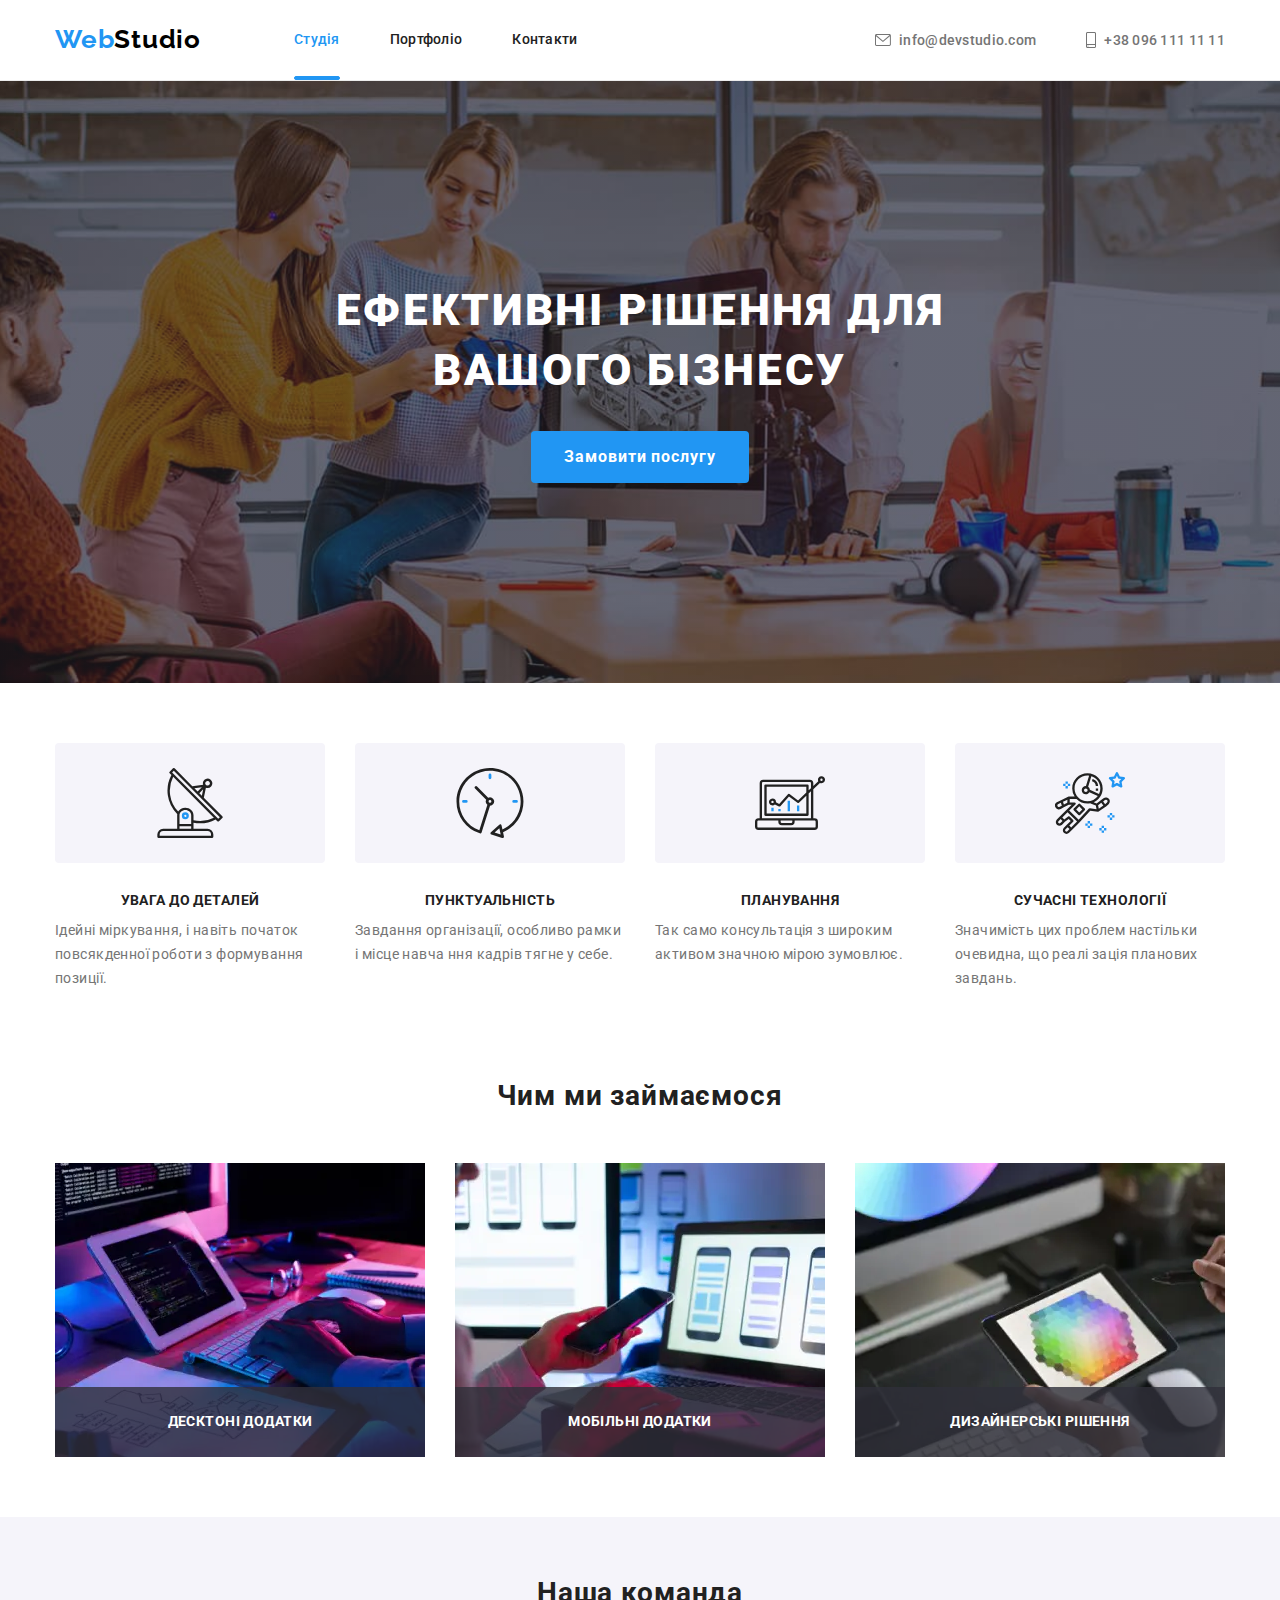
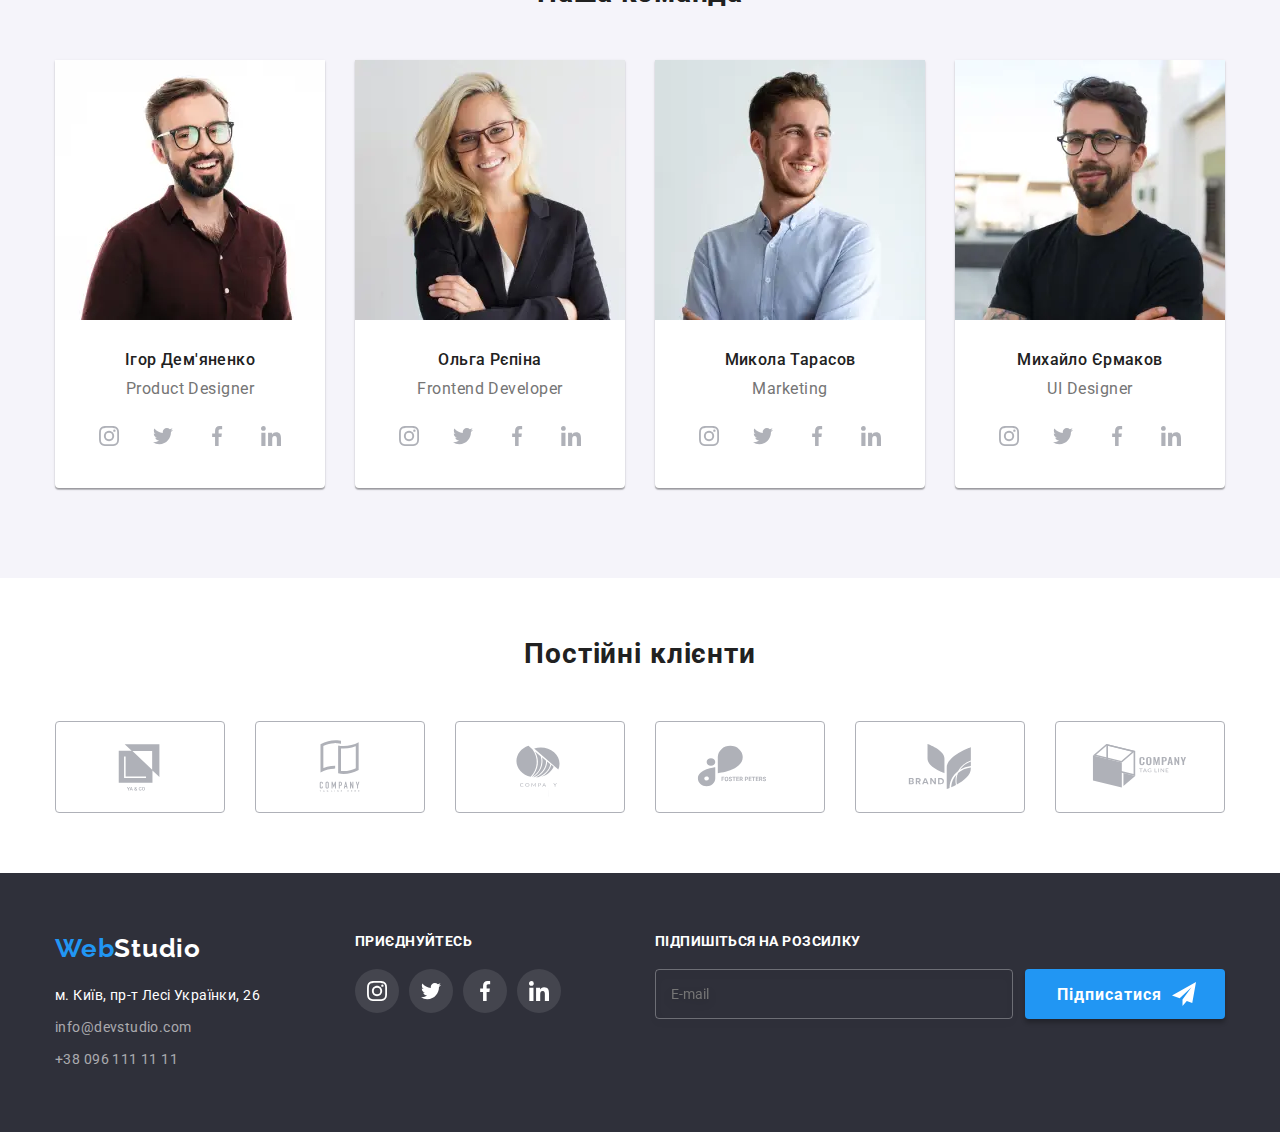
<file: index.html>
<!DOCTYPE html>
<html lang="uk">
  <head>
    <meta charset="UTF-8" />
    <meta http-equiv="X-UA-Compatible" content="IE=edge" />
    <meta name="viewport" content="width=device-width, initial-scale=1.0" />
    <link
      rel="stylesheet"
      href="https://cdn.jsdelivr.net/npm/modern-normalize@1.1.0/modern-normalize.min.css"
    />
    <link rel="preconnect" href="https://fonts.googleapis.com" />
    <link rel="preconnect" href="https://fonts.gstatic.com" crossorigin />
    <link
      href="https://fonts.googleapis.com/css2?family=Raleway:wght@700&family=Roboto:wght@400;500;700;900&display=swap"
      rel="stylesheet"
    />
    <title>WebStudio</title>
    <link rel="stylesheet" href="./css/main.min.css" />
  </head>
  <body>
    <header class="header">
      <div class="container header__container">
        <nav class="menu">
          <a class="logo link" href="./index.html"
            ><span class="logo_accent">Web</span>Studio</a
          >
          <ul class="menu__list list">
            <li class="menu__item list">
              <a class="menu__link menu__link_current link" href="./index.html"
                >Студія</a
              >
            </li>
            <li class="menu__item list">
              <a class="menu__link link" href="./portfolio.html">Портфоліо</a>
            </li>
            <li class="menu__item list">
              <a class="menu__link link" href="">Контакти</a>
            </li>
          </ul>
        </nav>
        <button type="button" class="mobile-btn-menu" data-menu-open>
          <svg class="mobile-btn-menu__icon">
            <use href="./images/icons.svg#burger-icon"></use>
          </svg>
        </button>
        <ul class="contacts list">
          <li class="contacts__item list">
            <a class="contacts__link link" href="mailto:info@devstudio.com">
              <svg
                aria-label="Іконка пошти"
                class="contacts__icon"
                width="16"
                height="12"
              >
                <use href="./images/icons.svg#icon-mail"></use>
              </svg>
              info@devstudio.com</a
            >
          </li>
          <li class="contacts__item list">
            <a class="contacts__link link" href="tel:+380961111111">
              <svg
                aria-label="Іконка телефона"
                class="contacts__icon"
                width="10"
                height="16"
              >
                <use href="./images/icons.svg#icon-smartphone"></use>
              </svg>
              +38 096 111 11 11
            </a>
          </li>
        </ul>
      </div>
      <div class="mobile-menu" data-menu>
        <div class="container mobile-menu__container">
          <button class="mobile-menu__btn-close" data-menu-close>
            <svg class="mobile-menu__icon">
              <use href="./images/icons.svg#icon-close"></use>
            </svg>
          </button>
          <div class="mobile-menu__wrapper">
            <ul class="mobile-menu__list list">
              <li class="mobile-menu__item">
                <a
                  class="mobile-menu__link mobile-menu__link_current link"
                  href="#"
                  >Студія</a
                >
              </li>
              <li class="mobile-menu__item">
                <a class="mobile-menu__link link" href="./portfolio.html"
                  >Портфоліо</a
                >
              </li>
              <li class="mobile-menu__item">
                <a class="mobile-menu__link link" href="">Контакти</a>
              </li>
            </ul>
          </div>
          <div class="mobile-menu__contacts">
            <ul class="mobile-contacts list">
              <li class="mobile-menu__item">
                <a class="mobile-menu__link link" href="tel:+3806111111"
                  >+38 096 111 11 11
                </a>
              </li>
              <li class="mobile-menu__item">
                <a
                  class="mobile-menu__link link"
                  href="mailto:info@devstudio.com"
                  >info@devstudio.com</a
                >
              </li>
            </ul>
            <ul class="mobile-menu-social list">
              <li class="mobile-menu-social__item">
                <a class="mobile-menu-social__link link" href="#">Instagram</a>
              </li>
              <li class="mobile-menu-social__item">
                <a class="mobile-menu-social__link link" href="#">Twitter</a>
              </li>
              <li class="mobile-menu-social__item">
                <a class="mobile-menu-social__link link" href="#">Facebook</a>
              </li>
              <li class="mobile-menu-social__item">
                <a class="mobile-menu-social__link link" href="#">LinkedIn</a>
              </li>
            </ul>
          </div>
        </div>
      </div>
    </header>
    <main>
      <section class="hero">
        <div class="container hero__container">
          <h1 class="hero__title">Ефективні рішення для вашого бізнесу</h1>
          <button class="hero__btn" type="button" data-modal-open>
            Замовити послугу
          </button>
        </div>
      </section>
      <section class="features section">
        <div class="container">
          <h2 class="features__title visually-hidden">Особливості</h2>
          <ul class="features__list list">
            <li class="features__item">
              <div class="features__container">
                <svg aria-label="Іконка антени" class="features__icon">
                  <use href="./images/icons.svg#icon-antenna"></use>
                </svg>
              </div>
              <h3 class="features__sub-title">Увага до деталей</h3>
              <p class="features__text">
                Ідейні міркування, і навіть початок повсякденної роботи з
                формування позиції.
              </p>
            </li>
            <li class="features__item">
              <div class="features__container">
                <svg aria-label="Іконка годинника" class="features__icon">
                  <use href="./images/icons.svg#icon-clock"></use>
                </svg>
              </div>
              <h3 class="features__sub-title">Пунктуальність</h3>
              <p class="features__text">
                Завдання організації, особливо рамки і місце навча ння кадрів
                тягне у себе.
              </p>
            </li>
            <li class="features__item">
              <div class="features__container">
                <svg aria-label="Іконка діаграми" class="features__icon">
                  <use href="./images/icons.svg#icon-diagram"></use>
                </svg>
              </div>
              <h3 class="features__sub-title">Планування</h3>
              <p class="features__text">
                Так само консультація з широким активом значною мірою зумовлює.
              </p>
            </li>
            <li class="features__item">
              <div class="features__container">
                <svg aria-label="Іконка космонавта" class="features__icon">
                  <use href="./images/icons.svg#icon-astronaut"></use>
                </svg>
              </div>
              <h3 class="features__sub-title">Сучасні технології</h3>
              <p class="features__text">
                Значимість цих проблем настільки очевидна, що реалі зація
                планових завдань.
              </p>
            </li>
          </ul>
        </div>
      </section>
      <section class="works section">
        <div class="container">
          <h2 class="section-title section-title_margin_end">
            Чим ми займаємося
          </h2>
          <ul class="works__list list">
            <li class="works__item">
              <div class="works__thumb">
                <picture>
                  <source
                    srcset="
                      ./images/desktop/box-1-desktop.webp    1x,
                      ./images/desktop/box-1-desktop@2x.webp 2x
                    "
                    media="(min-width: 1200px)"
                    type="image/webp"
                  />
                  <source
                    srcset="
                      ./images/desktop/box-1-desktop.jpg    1x,
                      ./images/desktop/box-1-desktop@2x.jpg 2x
                    "
                    media="(min-width: 1200px)"
                  />

                  <img
                    class="works__img"
                    src="./images/desktop/box-1-desktop.jpg"
                    alt="Написання коду"
                  />
                </picture>
                <h3 class="works__label">Десктоні додатки</h3>
              </div>
            </li>
            <li class="works__item">
              <div class="works__thumb">
                <picture>
                  <source
                    srcset="
                      ./images/desktop/box-2-desktop.webp    1x,
                      ./images/desktop/box-2-desktop@2x.webp 2x
                    "
                    media="(min-width: 1200px)"
                    type="image/webp"
                  />

                  <source
                    srcset="
                      ./images/desktop/box-2-desktop.jpg    1x,
                      ./images/desktop/box-2-desktop@2x.jpg 2x
                    "
                    media="(min-width: 1200px)"
                  />

                  <img
                    class="works__img"
                    src="./images/desktop/box-2-desktop.jpg"
                    alt="Перевірка
                  адаптивності"
                  />
                </picture>

                <h3 class="works__label">Мобільні додатки</h3>
              </div>
            </li>
            <li class="works__item">
              <div class="works__thumb">
                <picture>
                  <source
                    srcset="
                      ./images/desktop/box-3-desktop.webp    1x,
                      ./images/desktop/box-3-desktop@2x.webp 2x
                    "
                    media="(min-width: 1200px)"
                    type="image/webp"
                  />

                  <source
                    srcset="
                      ./images/desktop/box-3-desktop.jpg    1x,
                      ./images/desktop/box-3-desktop@2x.jpg 2x
                    "
                    media="(min-width: 1200px)"
                  />

                  <img
                    class="works__img"
                    src="./images/desktop/box-3-desktop.jpg "
                    alt="Підбір кольорової гами"
                  />
                </picture>
                <h3 class="works__label">Дизайнерські рішення</h3>
              </div>
            </li>
          </ul>
        </div>
      </section>
      <section class="team section">
        <div class="container">
          <h2 class="section-title section-title_margin_end">Наша команда</h2>
          <ul class="team__list list">
            <li class="team__item">
              <picture>
                <!-- 1200 -->
                <source
                  srcset="
                    ./images/desktop/team-photo-1-desktop.webp    1x,
                    ./images/desktop/team-photo-1-desktop@2x.webp 2x
                  "
                  media="(min-width: 1200px)"
                  type="image/webp"
                />

                <source
                  srcset="
                    ./images/desktop/team-photo-1-desktop.jpg    1x,
                    ./images/desktop/team-photo-1-desktop@2x.jpg 2x
                  "
                  media="(min-width: 1200px)"
                />
                <!-- /1200 -->
                <!-- 768 -->
                <source
                  srcset="
                    ./images/tablet/team-photo-1-tablet.webp    1x,
                    ./images/tablet/team-photo-1-tablet@2x.webp 2x
                  "
                  media="(min-width: 768px)"
                  type="image/webp"
                />

                <source
                  srcset="
                    ./images/tablet/team-photo-1-tablet.jpg    1x,
                    ./images/tablet/team-photo-1-tablet@2x.jpg 2x
                  "
                  media="(min-width: 768px)"
                />
                <!-- /768 -->
                <!-- 450 -->
                <source
                  srcset="
                    ./images/mobile/team-photo-1-mobile.webp    1x,
                    ./images/mobile/team-photo-1-mobile@2x.webp 2x
                  "
                  media="(max-width: 767px)"
                  type="image/webp"
                />

                <source
                  srcset="
                    ./images/mobile/team-photo-1-mobile.jpg    1x,
                    ./images/mobile/team-photo-1-mobile@2x.jpg 2x
                  "
                  media="(max-width: 767px)"
                />
                <!-- /450 -->

                <img
                  class="team__img"
                  src="./images/mobile/team-photo-1-mobile.jpg"
                  alt="Фото Ігоря Дем'яненка"
                />
              </picture>
              <h3 class="team__title">Ігор Дем'яненко</h3>
              <p class="team__text" lang="en">Product Designer</p>
              <ul class="team__social-list list">
                <li class="team__social-item">
                  <a class="team__social-link link" href=""
                    ><svg
                      lang="en"
                      aria-label="icon instagram"
                      class="team__social-icon"
                    >
                      <use href="./images/icons.svg#icon-instagram"></use>
                    </svg>
                  </a>
                </li>
                <li class="team__social-item">
                  <a class="team__social-link link" href=""
                    ><svg
                      lang="en"
                      aria-label="icon twitter"
                      class="team__social-icon"
                    >
                      <use href="./images/icons.svg#icon-twitter"></use>
                    </svg>
                  </a>
                </li>
                <li class="team__social-item">
                  <a class="team__social-link link" href=""
                    ><svg
                      lang="en"
                      aria-label="icon facebook"
                      class="team__social-icon"
                    >
                      <use href="./images/icons.svg#icon-facebook"></use>
                    </svg>
                  </a>
                </li>
                <li class="team__social-item">
                  <a class="team__social-link link" href=""
                    ><svg
                      lang="en"
                      aria-label="icon linkedin"
                      class="team__social-icon"
                    >
                      <use href="./images/icons.svg#icon-linkedin"></use>
                    </svg>
                  </a>
                </li>
              </ul>
            </li>
            <li class="team__item">
              <picture>
                <!-- 1200 -->
                <source
                  srcset="
                    ./images/desktop/team-photo-2-desktop.webp    1x,
                    ./images/desktop/team-photo-2-desktop@2x.webp 2x
                  "
                  media="(min-width: 1200px)"
                  type="image/webp"
                />
                <source
                  srcset="
                    ./images/desktop/team-photo-2-desktop.jpg    1x,
                    ./images/desktop/team-photo-2-desktop@2x.jpg 2x
                  "
                  media="(min-width: 1200px)"
                />
                <!-- /1200 -->
                <!-- 768 -->
                <source
                  srcset="
                    ./images/tablet/team-photo-2-tablet.webp    1x,
                    ./images/tablet/team-photo-2-tablet@2x.webp 2x
                  "
                  media="(min-width: 768px)"
                  type="image/webp"
                />
                <source
                  srcset="
                    ./images/tablet/team-photo-2-tablet.jpg    1x,
                    ./images/tablet/team-photo-2-tablet@2x.jpg 2x
                  "
                  media="(min-width: 768px)"
                />
                <!-- /768 -->
                <!-- 450 -->
                <source
                  srcset="
                    ./images/mobile/team-photo-2-mobile.webp    1x,
                    ./images/mobile/team-photo-2-mobile@2x.webp 2x
                  "
                  media="(max-width: 767px)"
                  type="image/webp"
                />
                <source
                  srcset="
                    ./images/mobile/team-photo-2-mobile.jpg    1x,
                    ./images/mobile/team-photo-2-mobile@2x.jpg 2x
                  "
                  media="(max-width: 767px)"
                />
                <!-- /450 -->
                <img
                  class="team__img"
                  src="./images/mobile/team-photo-2-mobile.jpg"
                  alt="Фото Ольги Рєпіної"
                />
              </picture>
              <h3 class="team__title">Ольга Рєпіна</h3>
              <p class="team__text" lang="en">Frontend Developer</p>
              <ul class="team__social-list list">
                <li class="team__social-item">
                  <a class="team__social-link" href=""
                    ><svg
                      lang="en"
                      aria-label="icon instagram"
                      class="team__social-icon"
                    >
                      <use href="./images/icons.svg#icon-instagram"></use>
                    </svg>
                  </a>
                </li>
                <li class="team__social-item">
                  <a class="team__social-link link" href=""
                    ><svg
                      lang="en"
                      aria-label="icon twitter"
                      class="team__social-icon"
                    >
                      <use href="./images/icons.svg#icon-twitter"></use>
                    </svg>
                  </a>
                </li>
                <li class="team__social-item">
                  <a class="team__social-link link" href=""
                    ><svg
                      lang="en"
                      aria-label="icon facebook"
                      class="team__social-icon"
                    >
                      <use href="./images/icons.svg#icon-facebook"></use>
                    </svg>
                  </a>
                </li>
                <li class="team__social-item">
                  <a class="team__social-link link" href=""
                    ><svg
                      lang="en"
                      aria-label="icon linkedin"
                      class="team__social-icon"
                    >
                      <use href="./images/icons.svg#icon-linkedin"></use>
                    </svg>
                  </a>
                </li>
              </ul>
            </li>
            <li class="team__item">
              <picture>
                <!-- 1200 -->
                <source
                  srcset="
                    ./images/desktop/team-photo-3-desktop.webp    1x,
                    ./images/desktop/team-photo-3-desktop@2x.webp 2x
                  "
                  media="(min-width: 1200px)"
                  type="image/webp"
                />

                <source
                  srcset="
                    ./images/desktop/team-photo-3-desktop.jpg    1x,
                    ./images/desktop/team-photo-3-desktop@2x.jpg 2x
                  "
                  media="(min-width: 1200px)"
                />
                <!-- /1200 -->
                <!-- 768 -->
                <source
                  srcset="
                    ./images/tablet/team-photo-3-tablet.webp    1x,
                    ./images/tablet/team-photo-3-tablet@2x.webp 2x
                  "
                  media="(min-width: 768px)"
                  type="image/webp"
                />

                <source
                  srcset="
                    ./images/tablet/team-photo-3-tablet.jpg    1x,
                    ./images/tablet/team-photo-3-tablet@2x.jpg 2x
                  "
                  media="(min-width: 768px)"
                />
                <!-- /768 -->

                <!-- 450 -->
                <source
                  srcset="
                    ./images/mobile/team-photo-3-mobile.webp    1x,
                    ./images/mobile/team-photo-3-mobile@2x.webp 2x
                  "
                  media="(max-width: 767px)"
                  type="image/webp"
                />
                <source
                  srcset="
                    ./images/mobile/team-photo-3-mobile.jpg    1x,
                    ./images/mobile/team-photo-3-mobile@2x.jpg 2x
                  "
                  media="(max-width: 767px)"
                />
                <!-- /450 -->
                <img
                  class="team__img"
                  src="./images/mobile/team-photo-3-mobile.jpg"
                  alt="Фото Миколи Тарасова"
                />
              </picture>

              <h3 class="team__title">Микола Тарасов</h3>
              <p class="team__text" lang="en">Marketing</p>
              <ul class="team__social-list list">
                <li class="team__social-item">
                  <a class="team__social-link link" href=""
                    ><svg
                      lang="en"
                      aria-label="icon instagram"
                      class="team__social-icon"
                    >
                      <use href="./images/icons.svg#icon-instagram"></use>
                    </svg>
                  </a>
                </li>
                <li class="team__social-item">
                  <a class="team__social-link link" href=""
                    ><svg
                      lang="en"
                      aria-label="icon twitter"
                      class="team__social-icon"
                    >
                      <use href="./images/icons.svg#icon-twitter"></use>
                    </svg>
                  </a>
                </li>
                <li class="team__social-item">
                  <a class="team__social-link link" href=""
                    ><svg
                      lang="en"
                      aria-label="icon facebook"
                      class="team__social-icon"
                    >
                      <use href="./images/icons.svg#icon-facebook"></use>
                    </svg>
                  </a>
                </li>
                <li class="team__social-item">
                  <a class="team__social-link link" href=""
                    ><svg
                      lang="en"
                      aria-label="icon linkedin"
                      class="team__social-icon"
                    >
                      <use href="./images/icons.svg#icon-linkedin"></use>
                    </svg>
                  </a>
                </li>
              </ul>
            </li>
            <li class="team__item">
              <picture>
                <!-- 1200 -->
                <source
                  srcset="
                    ./images/desktop/team-photo-4-desktop.webp    1x,
                    ./images/desktop/team-photo-4-desktop@2x.webp 2x
                  "
                  media="(min-width: 1200px)"
                  type="image/webp"
                />

                <source
                  srcset="
                    ./images/desktop/team-photo-4-desktop.jpg    1x,
                    ./images/desktop/team-photo-4-desktop@2x.jpg 2x
                  "
                  media="(min-width: 1200px)"
                />
                <!-- /1200 -->
                <!-- 768 -->
                <source
                  srcset="
                    ./images/tablet/team-photo-4-tablet.webp    1x,
                    ./images/tablet/team-photo-4-tablet@2x.webp 2x
                  "
                  media="(min-width: 768px)"
                  type="image/webp"
                />

                <source
                  srcset="
                    ./images/tablet/team-photo-4-tablet.jpg    1x,
                    ./images/tablet/team-photo-4-tablet@2x.jpg 2x
                  "
                  media="(min-width: 768px)"
                />
                <!-- /768 -->

                <!-- 450 -->
                <source
                  srcset="
                    ./images/mobile/team-photo-4-mobile.webp    1x,
                    ./images/mobile/team-photo-4-mobile@2x.webp 2x
                  "
                  media="(max-width: 767px)"
                  type="image/webp"
                />

                <source
                  srcset="
                    ./images/mobile/team-photo-4-mobile.jpg    1x,
                    ./images/mobile/team-photo-4-mobile@2x.jpg 2x
                  "
                  media="(max-width: 767px)"
                />
                <!-- /450 -->
                <img
                  class="team__img"
                  src="./images/mobile/team-photo-4-mobile.jpg"
                  alt="Фото Михайла Єрмакова"
                />
              </picture>

              <h3 class="team__title">Михайло Єрмаков</h3>
              <p class="team__text" lang="en">UI Designer</p>
              <ul class="team__social-list list">
                <li class="team__social-item">
                  <a class="team__social-link" href=""
                    ><svg
                      lang="en"
                      aria-label="icon instagram"
                      class="team__social-icon"
                    >
                      <use href="./images/icons.svg#icon-instagram"></use>
                    </svg>
                  </a>
                </li>
                <li class="team__social-item">
                  <a class="team__social-link link" href=""
                    ><svg
                      lang="en"
                      aria-label="icon twitter"
                      class="team__social-icon"
                    >
                      <use href="./images/icons.svg#icon-twitter"></use>
                    </svg>
                  </a>
                </li>
                <li class="team__social-item">
                  <a class="team__social-link link" href=""
                    ><svg
                      lang="en"
                      aria-label="icon facebook"
                      class="team__social-icon"
                    >
                      <use href="./images/icons.svg#icon-facebook"></use>
                    </svg>
                  </a>
                </li>
                <li class="team__social-item">
                  <a class="team__social-link link" href=""
                    ><svg
                      lang="en"
                      aria-label="icon linkedin"
                      class="team__social-icon"
                    >
                      <use href="./images/icons.svg#icon-linkedin"></use>
                    </svg>
                  </a>
                </li>
              </ul>
            </li>
          </ul>
        </div>
      </section>
      <section class="customers section">
        <div class="container">
          <h2 class="section-title section-title_margin_end">
            Постійні клієнти
          </h2>
          <ul class="customers__list list">
            <li class="customers__item">
              <a class="customers__link link" href="">
                <svg
                  aria-label="Клієнт 1"
                  class="customers__icon"
                  width="106"
                  height="60"
                >
                  <use href="./images/icons.svg#icon-logo-1"></use>
                </svg>
              </a>
            </li>
            <li class="customers__item">
              <a class="customers__link link" href="">
                <svg
                  aria-label="Клієнт 2"
                  class="customers__icon"
                  width="106"
                  height="60"
                >
                  <use href="./images/icons.svg#icon-logo-2"></use>
                </svg>
              </a>
            </li>
            <li class="customers__item">
              <a class="customers__link link" href="">
                <svg
                  aria-label="Клієнт 3"
                  class="customers__icon"
                  width="106"
                  height="60"
                >
                  <use href="./images/icons.svg#icon-logo-3"></use>
                </svg>
              </a>
            </li>
            <li class="customers__item">
              <a class="customers__link link" href="">
                <svg
                  aria-label="Клієнт 4"
                  class="customers__icon"
                  width="106"
                  height="60"
                >
                  <use href="./images/icons.svg#icon-logo-4"></use>
                </svg>
              </a>
            </li>
            <li class="customers__item">
              <a class="customers__link link" href="">
                <svg
                  aria-label="Клієнт 5"
                  class="customers__icon"
                  width="106"
                  height="60"
                >
                  <use href="./images/icons.svg#icon-logo-5"></use>
                </svg>
              </a>
            </li>
            <li class="customers__item">
              <a class="customers__link link" href="">
                <svg
                  aria-label="Клієнт 6"
                  class="customers__icon"
                  width="106"
                  height="60"
                >
                  <use href="./images/icons.svg#icon-logo-6"></use>
                </svg>
              </a>
            </li>
          </ul>
        </div>
      </section>
    </main>
    <footer class="footer">
      <div class="container footer-container">
        <div class="footer-column">
          <a class="logo footer-logo link" href="./index.html">
            <span class="logo_accent">Web</span>Studio</a
          >
          <address class="address">
            <ul class="address__list list">
              <li class="address__item">
                <a class="address__link link" href=""
                  >м. Київ, пр-т Лесі Українки, 26</a
                >
              </li>
              <li class="address__item">
                <a
                  class="address__link_address_font link"
                  href="mailto:info@devstudio.com"
                  >info@devstudio.com</a
                >
              </li>
              <li class="address__item">
                <a
                  class="address__link_address_font link"
                  href="tel:+380961111111"
                  >+38 096 111 11 11</a
                >
              </li>
            </ul>
          </address>
        </div>
        <div class="footer-column">
          <h3 class="column__title">Приєднуйтесь</h3>
          <ul class="join list">
            <li class="join__item">
              <a class="join__link link" href="">
                <svg lang="en" aria-label="icon instagram" class="join__icon">
                  <use href="./images/icons.svg#icon-instagram"></use>
                </svg>
              </a>
            </li>
            <li class="join__item">
              <a class="join__link link" href=""
                ><svg lang="en" aria-label="icon twitter" class="join__icon">
                  <use href="./images/icons.svg#icon-twitter"></use>
                </svg>
              </a>
            </li>
            <li class="join__item">
              <a class="join__link link" href="">
                <svg lang="en" aria-label="icon facebook" class="join__icon">
                  <use href="./images/icons.svg#icon-facebook"></use>
                </svg>
              </a>
            </li>
            <li class="join__item">
              <a class="join__link link" href=""
                ><svg lang="en" aria-label="icon linkedin" class="join__icon">
                  <use href="./images/icons.svg#icon-linkedin"></use>
                </svg>
              </a>
            </li>
          </ul>
        </div>
        <div class="footer-column">
          <h3 class="column__title">Підпишіться на розсилку</h3>
          <form class="subscription-form" action="#">
            <input
              class="subscription-form__email"
              type="email"
              name="email"
              placeholder="E-mail"
              required
            />
            <button class="subscription-form__btn" type="submit">
              Підписатися
              <svg
                leng="en"
                aria-label="icon send email"
                class="subscription-form__icon"
                width="24"
                height="24"
              >
                <use href="./images/icons.svg#icon-send"></use>
              </svg>
            </button>
          </form>
        </div>
      </div>
    </footer>
    <div class="backdrop is-hidden" data-modal>
      <div class="modal">
        <button class="btn-close-modal" type="button">
          <svg
            aria-label="icon close"
            class="btn-close-modal__icon"
            width="18"
            height="18"
            data-modal-close
          >
            <use href="./images/icons.svg#icon-close"></use>
          </svg>
        </button>

        <form class="modal-form">
          <p class="modal-form__title">
            Залиште свої дані, ми вам передзвонимо
          </p>
          <label class="modal-form__desc" for="user-name">Ім'я</label>
          <div class="input-container-name">
            <input
              class="modal-form-input"
              type="text"
              name="user-name"
              id="user-name"
              required
            />
            <svg class="form-icon" width="18" height="18">
              <use href="./images/icons.svg#icon-person"></use>
            </svg>
          </div>

          <label class="modal-form__desc" for="telephone">Телефон</label>
          <div class="input-container-tel">
            <input
              class="modal-form-input"
              type="tel"
              name="telephone"
              id="telephone"
              required
            />
            <svg class="form-icon" width="18" height="18">
              <use class="icon" href="./images/icons.svg#icon-phone"></use>
            </svg>
          </div>

          <label class="modal-form__desc" for="mail">Пошта</label>
          <div class="input-container-mail">
            <input
              class="modal-form-input"
              type="email"
              name="mail"
              id="mail"
            />
            <svg class="form-icon" width="18" height="18">
              <use href="./images/icons.svg#icon-email-black"></use>
            </svg>
          </div>

          <label class="modal-form__desc" for="comments">Коментар</label>
          <textarea
            class="modal-form__comment"
            name="comments"
            id="comments"
            cols="30"
            rows="10"
            placeholder="Введіть текст"
          ></textarea>

          <div class="modal-form__license">
            <input
              class="modal-form__checkbox visually-hidden"
              type="checkbox"
              id="check-license"
              name="check-license"
              required
            />

            <label class="modal-form__license-check" for="check-license">
              <svg class="modal-form__icon" width="16" height="15">
                <use
                  class="modal-form__icon-active"
                  href="./images/icons.svg#icon-checkbox-active"
                ></use>
              </svg>
              &nbspПогоджуюся з розсилкою та приймаю&nbsp
              <a href="" class="modal-form__license-link"
                >Умови договору</a
              ></label
            >
          </div>
          <button class="modal-btn" type="submit">Відправити</button>
        </form>
      </div>
    </div>

    <script src="./js/mobile-menu.js"></script>
    <script src="./js/modal.js"></script>
  </body>
</html>
</file>
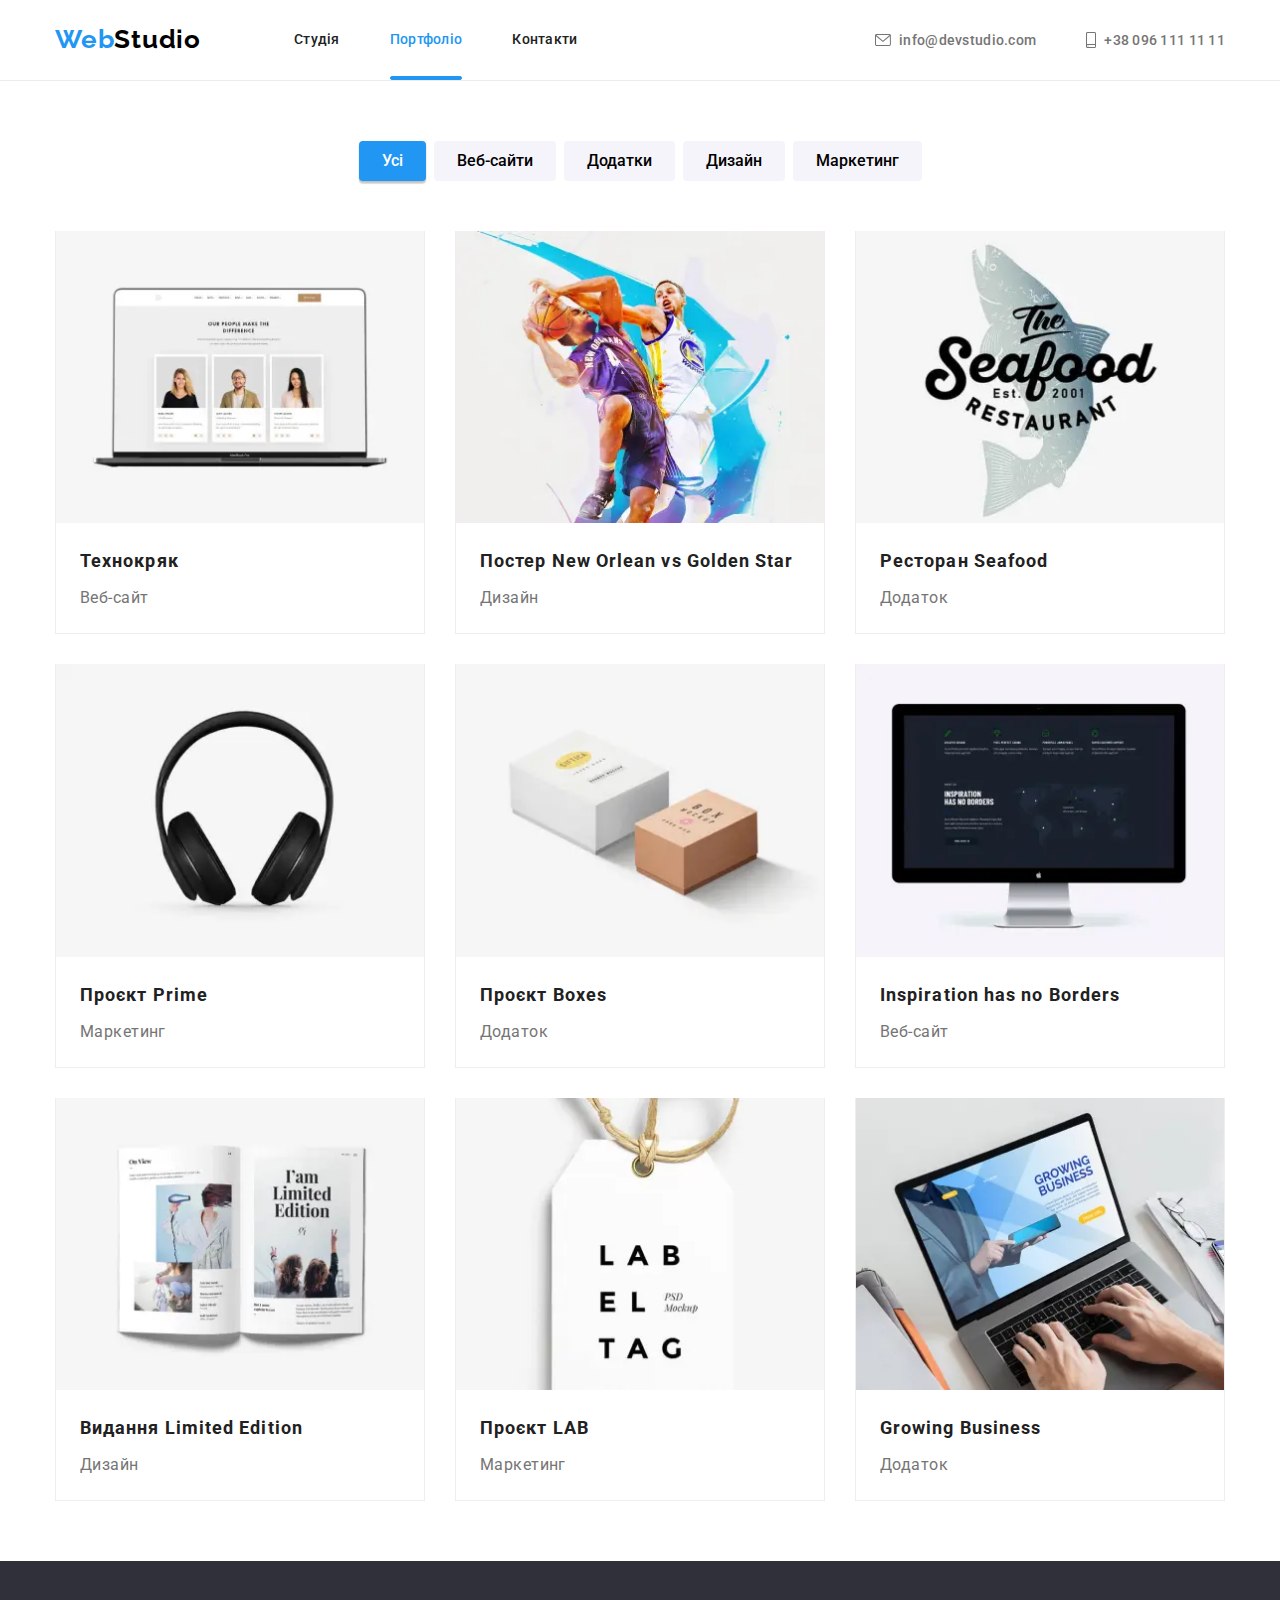
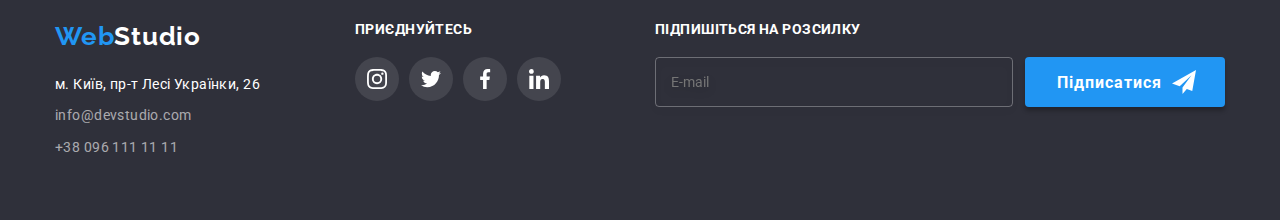
<file: portfolio.html>
<!DOCTYPE html>
<html lang="uk">
  <head>
    <meta charset="UTF-8" />
    <meta http-equiv="X-UA-Compatible" content="IE=edge" />
    <meta name="viewport" content="width=device-width, initial-scale=1.0" />
    <link
      rel="stylesheet"
      href="https://cdn.jsdelivr.net/npm/modern-normalize@1.1.0/modern-normalize.min.css"
    />
    <link rel="preconnect" href="https://fonts.googleapis.com" />
    <link rel="preconnect" href="https://fonts.gstatic.com" crossorigin />
    <link
      href="https://fonts.googleapis.com/css2?family=Raleway:wght@700&family=Roboto:wght@400;500;700;900&display=swap"
      rel="stylesheet"
    />
    <title>WebStudio - Портфоліо</title>
    <link rel="stylesheet" href="./css/main.min.css" />
  </head>
  <body>
    <header class="header">
      <div class="container header__container">
        <nav class="menu">
          <a class="logo link" href="./index.html"
            ><span class="logo_accent">Web</span>Studio</a
          >
          <ul class="menu__list list">
            <li class="menu__item list">
              <a class="menu__link link" href="./index.html">Студія</a>
            </li>
            <li class="menu__item list">
              <a
                class="menu__link menu__link_current link"
                href="./portfolio.html"
                >Портфоліо</a
              >
            </li>
            <li class="menu__item list">
              <a class="menu__link link" href="">Контакти</a>
            </li>
          </ul>
        </nav>
        <button type="button" class="mobile-btn-menu" data-menu-open>
          <svg class="mobile-btn-menu__icon">
            <use href="./images/icons.svg#burger-icon"></use>
          </svg>
        </button>
        <ul class="contacts list">
          <li class="contacts__item list">
            <a class="contacts__link link" href="mailto:info@devstudio.com">
              <svg
                aria-label="Іконка пошти"
                class="contacts__icon"
                width="16"
                height="12"
              >
                <use href="./images/icons.svg#icon-mail"></use>
              </svg>
              info@devstudio.com</a
            >
          </li>
          <li class="contacts__item list">
            <a class="contacts__link link" href="tel:+380961111111">
              <svg
                aria-label="Іконка телефона"
                class="contacts__icon"
                width="10"
                height="16"
              >
                <use href="./images/icons.svg#icon-smartphone"></use>
              </svg>
              +38 096 111 11 11
            </a>
          </li>
        </ul>
      </div>
      <div class="mobile-menu" data-menu>
        <div class="container mobile-menu__container">
          <button class="mobile-menu__btn-close" data-menu-close>
            <svg class="mobile-menu__icon">
              <use href="./images/icons.svg#icon-close"></use>
            </svg>
          </button>
          <div class="mobile-menu__wrapper">
            <ul class="mobile-menu__list list">
              <li class="mobile-menu__item">
                <a class="mobile-menu__link link" href="./index.html">Студія</a>
              </li>
              <li class="mobile-menu__item">
                <a
                  class="mobile-menu__link mobile-menu__link_current link"
                  href="./portfolio.html"
                  >Портфоліо</a
                >
              </li>
              <li class="mobile-menu__item">
                <a class="mobile-menu__link link" href="">Контакти</a>
              </li>
            </ul>
          </div>
          <div class="mobile-menu__contacts">
            <ul class="mobile-contacts list">
              <li class="mobile-menu__item">
                <a class="mobile-menu__link link" href="tel:+3806111111"
                  >+38 096 111 11 11
                </a>
              </li>
              <li class="mobile-menu__item">
                <a
                  class="mobile-menu__link link"
                  href="mailto:info@devstudio.com"
                  >info@devstudio.com</a
                >
              </li>
            </ul>
            <ul class="mobile-menu-social list">
              <li class="mobile-menu-social__item">
                <a class="mobile-menu-social__link link" href="#">Instagram</a>
              </li>
              <li class="mobile-menu-social__item">
                <a class="mobile-menu-social__link link" href="#">Twitter</a>
              </li>
              <li class="mobile-menu-social__item">
                <a class="mobile-menu-social__link link" href="#">Facebook</a>
              </li>
              <li class="mobile-menu-social__item">
                <a class="mobile-menu-social__link link" href="#">LinkedIn</a>
              </li>
            </ul>
          </div>
        </div>
      </div>
    </header>
    <main class="">
      <section class="portfolio section">
        <div class="container">
          <h1 class="portfolio-title visually-hidden">Портфоліо</h1>
          <ul class="filter list">
            <li class="filter-item">
              <button class="filter-btn btn accent-btn" type="button">
                Усі
              </button>
            </li>
            <li class="filter-item">
              <button class="filter-btn btn" type="button">Веб-сайти</button>
            </li>
            <li class="filter-item">
              <button class="filter-btn btn" type="button">Додатки</button>
            </li>
            <li class="filter-item">
              <button class="filter-btn btn" type="button">Дизайн</button>
            </li>
            <li class="filter-item">
              <button class="filter-btn btn" type="button">Маркетинг</button>
            </li>
          </ul>

          <ul class="projects list">
            <li class="projects-item">
              <a class="projects-item-link link" href="">
                <div class="projects-item-wrapper">
                  <picture>
                    <source
                      srcset="
                        ./images/desktop/portfolio-img-1-desktop.webp    1x,
                        ./images/desktop/portfolio-img-1-desktop@2x.webp 2x
                      "
                      media="(min-width: 1200px)"
                      type="image/webp"
                    />
                    <source
                      srcset="
                        ./images/desktop/portfolio-img-1-desktop.jpg    1x,
                        ./images/desktop/portfolio-img-1-desktop@2x.jpg 2x
                      "
                      media="(min-width: 1200px)"
                    />
                    <source
                      srcset="
                        ./images/tablet/portfolio-img-1-tablet.webp    1x,
                        ./images/tablet/portfolio-img-1-tablet@2x.webp 2x
                      "
                      media="(min-width: 768px)"
                      type="image/webp"
                    />
                    <source
                      srcset="
                        ./images/tablet/portfolio-img-1-tablet.jpg    1x,
                        ./images/tablet/portfolio-img-1-tablet@2x.jpg 2x
                      "
                      media="(min-width: 768px)"
                    />
                    <source
                      srcset="
                        ./images/mobile/portfolio-img-1-mobile.webp    1x,
                        ./images/mobile/portfolio-img-1-mobile@2x.webp 2x
                      "
                      media="(min-width: 450px)"
                      type="image/webp"
                    />
                    <source
                      srcset="
                        ./images/mobile/portfolio-img-1-mobile.jpg    1x,
                        ./images/mobile/portfolio-img-1-mobile@2x.jpg 2x
                      "
                      media="(min-width: 450px)"
                    />
                    <img
                      class="projects-img"
                      src="./images/mobile/portfolio-img-1-mobile.jpg"
                      alt="Технокряк"
                      width="370"
                    />
                  </picture>

                  <p class="overlay">
                    Ресурс пропонує комплексні пропозиції з різним рівнем
                    функціоналу та сервісів. Все це дозволить відвідувачу
                    отримати вичерпні відомості про компанію чи приватну особу.
                  </p>
                </div>
                <div class="title-container">
                  <h2 class="projects-title">Технокряк</h2>
                  <p class="projects-text">Веб-сайт</p>
                </div></a
              >
            </li>
            <li class="projects-item">
              <a class="projects-item-link link" href="">
                <div class="projects-item-wrapper">
                  <picture>
                    <source
                      srcset="
                        ./images/desktop/portfolio-img-2-desktop.webp    1x,
                        ./images/desktop/portfolio-img-2-desktop@2x.webp 2x
                      "
                      media="(min-width: 1200px)"
                      type="image/webp"
                    />
                    <source
                      srcset="
                        ./images/desktop/portfolio-img-2-desktop.jpg    1x,
                        ./images/desktop/portfolio-img-2-desktop@2x.jpg 2x
                      "
                      media="(min-width: 1200px)"
                    />
                    <source
                      srcset="
                        ./images/tablet/portfolio-img-2-tablet.webp    1x,
                        ./images/tablet/portfolio-img-2-tablet@2x.webp 2x
                      "
                      media="(min-width: 768px)"
                      type="image/webp"
                    />
                    <source
                      srcset="
                        ./images/tablet/portfolio-img-2-tablet.jpg    1x,
                        ./images/tablet/portfolio-img-2-tablet@2x.jpg 2x
                      "
                      media="(min-width: 768px)"
                    />

                    <source
                      srcset="
                        ./images/mobile/portfolio-img-2-mobile.webp    1x,
                        ./images/mobile/portfolio-img-2-mobile@2x.webp 2x
                      "
                      media="(min-width: 450px)"
                      type="image/webp"
                    />
                    <source
                      srcset="
                        ./images/mobile/portfolio-img-2-mobile.jpg    1x,
                        ./images/mobile/portfolio-img-2-mobile@2x.jpg 2x
                      "
                      media="(min-width: 450px)"
                    />
                    <img
                      class="projects-img"
                      src="./images/mobile/portfolio-img-2-mobile.jpg"
                      alt="Постер New Orlean vs Golden Star"
                      width="370"
                    />
                  </picture>
                  <p class="overlay">
                    Ресурс пропонує комплексні пропозиції з різним рівнем
                    функціоналу та сервісів. Все це дозволить відвідувачу
                    отримати вичерпні відомості про компанію чи приватну особу.
                  </p>
                </div>
                <div class="title-container">
                  <h2 class="projects-title">
                    Постер New Orlean vs Golden Star
                  </h2>
                  <p class="projects-text">Дизайн</p>
                </div>
              </a>
            </li>
            <li class="projects-item">
              <a class="projects-item-link link" href="">
                <div class="projects-item-wrapper">
                  <picture>
                    <source
                      srcset="
                        ./images/desktop/portfolio-img-3-desktop.webp    1x,
                        ./images/desktop/portfolio-img-3-desktop@2x.webp 2x
                      "
                      media="(min-width: 1200px)"
                      type="image/webp"
                    />
                    <source
                      srcset="
                        ./images/desktop/portfolio-img-3-desktop.jpg    1x,
                        ./images/desktop/portfolio-img-3-desktop@2x.jpg 2x
                      "
                      media="(min-width: 1200px)"
                    />
                    <source
                      srcset="
                        ./images/tablet/portfolio-img-3-tablet.webp    1x,
                        ./images/tablet/portfolio-img-3-tablet@2x.webp 2x
                      "
                      media="(min-width: 768px)"
                      type="image/webp"
                    />
                    <source
                      srcset="
                        ./images/tablet/portfolio-img-3-tablet.jpg    1x,
                        ./images/tablet/portfolio-img-3-tablet@2x.jpg 2x
                      "
                      media="(min-width: 768px)"
                    />
                    <source
                      srcset="
                        ./images/mobile/portfolio-img-3-mobile.webp    1x,
                        ./images/mobile/portfolio-img-3-mobile@2x.webp 2x
                      "
                      media="(min-width: 450px)"
                      type="image/webp"
                    />
                    <source
                      srcset="
                        ./images/mobile/portfolio-img-3-mobile.jpg    1x,
                        ./images/mobile/portfolio-img-3-mobile@2x.jpg 2x
                      "
                      media="(min-width: 450px)"
                    />
                    <img
                      class="projects-img"
                      src="./images/mobile/portfolio-img-3-mobile.jpg "
                      alt="Ресторан Seafood"
                      width="370"
                    />
                  </picture>

                  <p class="overlay">
                    Ресурс пропонує комплексні пропозиції з різним рівнем
                    функціоналу та сервісів. Все це дозволить відвідувачу
                    отримати вичерпні відомості про компанію чи приватну особу.
                  </p>
                </div>
                <div class="title-container">
                  <h2 class="projects-title">Ресторан Seafood</h2>
                  <p class="projects-text">Додаток</p>
                </div></a
              >
            </li>
            <li class="projects-item">
              <a class="projects-item-link link" href="">
                <div class="projects-item-wrapper">
                  <picture>
                    <source
                      srcset="
                        ./images/desktop/portfolio-img-4-desktop.webp    1x,
                        ./images/desktop/portfolio-img-4-desktop@2x.webp 2x
                      "
                      media="(min-width: 1200px)"
                      type="image/webp"
                    />
                    <source
                      srcset="
                        ./images/desktop/portfolio-img-4-desktop.jpg    1x,
                        ./images/desktop/portfolio-img-4-desktop@2x.jpg 2x
                      "
                      media="(min-width: 1200px)"
                    />
                    <source
                      srcset="
                        ./images/tablet/portfolio-img-4-tablet.webp    1x,
                        ./images/tablet/portfolio-img-4-tablet@2x.webp 2x
                      "
                      media="(min-width: 768px)"
                      type="image/webp"
                    />
                    <source
                      srcset="
                        ./images/tablet/portfolio-img-4-tablet.jpg    1x,
                        ./images/tablet/portfolio-img-4-tablet@2x.jpg 2x
                      "
                      media="(min-width: 768px)"
                    />
                    <source
                      srcset="
                        ./images/mobile/portfolio-img-4-mobile.webp    1x,
                        ./images/mobile/portfolio-img-4-mobile@2x.webp 2x
                      "
                      media="(min-width: 450px)"
                      type="image/webp"
                    />
                    <source
                      srcset="
                        ./images/mobile/portfolio-img-4-mobile.jpg    1x,
                        ./images/mobile/portfolio-img-4-mobile@2x.jpg 2x
                      "
                      media="(min-width: 450px)"
                    />
                    <img
                      class="projects-img"
                      src="./images/mobile/portfolio-img-4-mobile.jpg"
                      alt="Проєкт Prime"
                      width="370"
                    />
                  </picture>

                  <p class="overlay">
                    Ресурс пропонує комплексні пропозиції з різним рівнем
                    функціоналу та сервісів. Все це дозволить відвідувачу
                    отримати вичерпні відомості про компанію чи приватну особу.
                  </p>
                </div>
                <div class="title-container">
                  <h2 class="projects-title">Проєкт Prime</h2>
                  <p class="projects-text">Маркетинг</p>
                </div></a
              >
            </li>
            <li class="projects-item">
              <a class="projects-item-link link" href="">
                <div class="projects-item-wrapper">
                  <picture>
                    <source
                      srcset="
                        ./images/desktop/portfolio-img-5-desktop.webp    1x,
                        ./images/desktop/portfolio-img-5-desktop@2x.webp 2x
                      "
                      media="(min-width: 1200px)"
                      type="image/webp"
                    />
                    <source
                      srcset="
                        ./images/desktop/portfolio-img-5-desktop.jpg    1x,
                        ./images/desktop/portfolio-img-5-desktop@2x.jpg 2x
                      "
                      media="(min-width: 1200px)"
                    />
                    <source
                      srcset="
                        ./images/tablet/portfolio-img-5-tablet.webp    1x,
                        ./images/tablet/portfolio-img-5-tablet@2x.webp 2x
                      "
                      media="(min-width: 768px)"
                      type="image/webp"
                    />
                    <source
                      srcset="
                        ./images/tablet/portfolio-img-5-tablet.jpg    1x,
                        ./images/tablet/portfolio-img-5-tablet@2x.jpg 2x
                      "
                      media="(min-width: 768px)"
                    />
                    <source
                      srcset="
                        ./images/mobile/portfolio-img-5-mobile.webp    1x,
                        ./images/mobile/portfolio-img-5-mobile@2x.webp 2x
                      "
                      media="(min-width: 450px)"
                      type="image/webp"
                    />
                    <source
                      srcset="
                        ./images/mobile/portfolio-img-5-mobile.jpg    1x,
                        ./images/mobile/portfolio-img-5-mobile@2x.jpg 2x
                      "
                      media="(min-width: 450px)"
                    />
                    <img
                      class="projects-img"
                      src="./images/mobile/portfolio-img-5-mobile.jpg"
                      alt="Проєкт Boxes"
                      width="370"
                    />
                  </picture>

                  <p class="overlay">
                    Ресурс пропонує комплексні пропозиції з різним рівнем
                    функціоналу та сервісів. Все це дозволить відвідувачу
                    отримати вичерпні відомості про компанію чи приватну особу.
                  </p>
                </div>
                <div class="title-container">
                  <h2 class="projects-title">Проєкт Boxes</h2>
                  <p class="projects-text">Додаток</p>
                </div></a
              >
            </li>
            <li class="projects-item">
              <a class="projects-item-link link" href=""
                ><div class="projects-item-wrapper">
                  <picture>
                    <source
                      srcset="
                        ./images/desktop/portfolio-img-6-desktop.webp    1x,
                        ./images/desktop/portfolio-img-6-desktop@2x.webp 2x
                      "
                      media="(min-width: 1200px)"
                      type="image/webp"
                    />
                    <source
                      srcset="
                        ./images/desktop/portfolio-img-6-desktop.jpg    1x,
                        ./images/desktop/portfolio-img-6-desktop@2x.jpg 2x
                      "
                      media="(min-width: 1200px)"
                    />
                    <source
                      srcset="
                        ./images/tablet/portfolio-img-6-tablet.webp    1x,
                        ./images/tablet/portfolio-img-6-tablet@2x.webp 2x
                      "
                      media="(min-width: 768px)"
                      type="image/webp"
                    />
                    <source
                      srcset="
                        ./images/tablet/portfolio-img-6-tablet.jpg    1x,
                        ./images/tablet/portfolio-img-6-tablet@2x.jpg 2x
                      "
                      media="(min-width: 768px)"
                    />
                    <source
                      srcset="
                        ./images/mobile/portfolio-img-6-mobile.webp    1x,
                        ./images/mobile/portfolio-img-6-mobile@2x.webp 2x
                      "
                      media="(min-width: 450px)"
                      type="image/webp"
                    />
                    <source
                      srcset="
                        ./images/mobile/portfolio-img-6-mobile.jpg    1x,
                        ./images/mobile/portfolio-img-6-mobile@2x.jpg 2x
                      "
                      media="(min-width: 450px)"
                    />
                    <img
                      class="projects-img"
                      src="./images/mobile/portfolio-img-6-mobile.jpg"
                      alt="Inspiration has no Borders"
                      width="370"
                    />
                  </picture>

                  <p class="overlay">
                    Ресурс пропонує комплексні пропозиції з різним рівнем
                    функціоналу та сервісів. Все це дозволить відвідувачу
                    отримати вичерпні відомості про компанію чи приватну особу.
                  </p>
                </div>
                <div class="title-container">
                  <h2 class="projects-title">Inspiration has no Borders</h2>
                  <p class="projects-text">Веб-сайт</p>
                </div>
              </a>
            </li>
            <li class="projects-item">
              <a class="projects-item-link link" href="">
                <div class="projects-item-wrapper">
                  <picture>
                    <source
                      srcset="
                        ./images/desktop/portfolio-img-7-desktop.webp    1x,
                        ./images/desktop/portfolio-img-7-desktop@2x.webp 2x
                      "
                      media="(min-width: 1200px)"
                      type="image/webp"
                    />
                    <source
                      srcset="
                        ./images/desktop/portfolio-img-7-desktop.jpg    1x,
                        ./images/desktop/portfolio-img-7-desktop@2x.jpg 2x
                      "
                      media="(min-width: 1200px)"
                    />
                    <source
                      srcset="
                        ./images/tablet/portfolio-img-7-tablet.webp    1x,
                        ./images/tablet/portfolio-img-7-tablet@2x.webp 2x
                      "
                      media="(min-width: 768px)"
                      type="image/webp"
                    />
                    <source
                      srcset="
                        ./images/tablet/portfolio-img-7-tablet.jpg    1x,
                        ./images/tablet/portfolio-img-7-tablet@2x.jpg 2x
                      "
                      media="(min-width: 768px)"
                    />
                    <source
                      srcset="
                        ./images/mobile/portfolio-img-7-mobile.webp    1x,
                        ./images/mobile/portfolio-img-7-mobile@2x.webp 2x
                      "
                      media="(min-width: 450px)"
                      type="image/webp"
                    />
                    <source
                      srcset="
                        ./images/mobile/portfolio-img-7-mobile.jpg    1x,
                        ./images/mobile/portfolio-img-7-mobile@2x.jpg 2x
                      "
                      media="(min-width: 450px)"
                    />
                    <img
                      class="projects-img"
                      src="./images/mobile/portfolio-img-7-mobile.jpg"
                      alt="Видання Limited Edition"
                    />
                  </picture>

                  <p class="overlay">
                    Ресурс пропонує комплексні пропозиції з різним рівнем
                    функціоналу та сервісів. Все це дозволить відвідувачу
                    отримати вичерпні відомості про компанію чи приватну особу.
                  </p>
                </div>
                <div class="title-container">
                  <h2 class="projects-title">Видання Limited Edition</h2>
                  <p class="projects-text">Дизайн</p>
                </div></a
              >
            </li>
            <li class="projects-item">
              <a class="projects-item-link link" href="">
                <div class="projects-item-wrapper">
                  <picture>
                    <source
                      srcset="
                        ./images/desktop/portfolio-img-8-desktop.webp    1x,
                        ./images/desktop/portfolio-img-8-desktop@2x.webp 2x
                      "
                      media="(min-width: 1200px)"
                      type="image/webp"
                    />
                    <source
                      srcset="
                        ./images/desktop/portfolio-img-8-desktop.jpg    1x,
                        ./images/desktop/portfolio-img-8-desktop@2x.jpg 2x
                      "
                      media="(min-width: 1200px)"
                    />
                    <source
                      srcset="
                        ./images/tablet/portfolio-img-8-tablet.webp    1x,
                        ./images/tablet/portfolio-img-8-tablet@2x.webp 2x
                      "
                      media="(min-width: 768px)"
                      type="image/webp"
                    />
                    <source
                      srcset="
                        ./images/tablet/portfolio-img-8-tablet.jpg    1x,
                        ./images/tablet/portfolio-img-8-tablet@2x.jpg 2x
                      "
                      media="(min-width: 768px)"
                    />
                    <source
                      srcset="
                        ./images/mobile/portfolio-img-8-mobile.webp    1x,
                        ./images/mobile/portfolio-img-8-mobile@2x.webp 2x
                      "
                      media="(min-width: 450px)"
                      type="image/webp"
                    />
                    <source
                      srcset="
                        ./images/mobile/portfolio-img-8-mobile.jpg    1x,
                        ./images/mobile/portfolio-img-8-mobile@2x.jpg 2x
                      "
                      media="(min-width: 450px)"
                    />
                    <img
                      class="projects-img"
                      src="./images/mobile/portfolio-img-8-mobile.jpg"
                      alt="Проєкт LAB"
                      width="370"
                    />
                  </picture>

                  <p class="overlay">
                    Ресурс пропонує комплексні пропозиції з різним рівнем
                    функціоналу та сервісів. Все це дозволить відвідувачу
                    отримати вичерпні відомості про компанію чи приватну особу.
                  </p>
                </div>
                <div class="title-container">
                  <h2 class="projects-title">Проєкт LAB</h2>
                  <p class="projects-text">Маркетинг</p>
                </div></a
              >
            </li>
            <li class="projects-item">
              <a class="projects-item-link link" href=""
                ><div class="projects-item-wrapper">
                  <picture>
                    <source
                      srcset="
                        ./images/desktop/portfolio-img-9-desktop.webp    1x,
                        ./images/desktop/portfolio-img-9-desktop@2x.webp 2x
                      "
                      media="(min-width: 1200px)"
                      type="image/webp"
                    />
                    <source
                      srcset="
                        ./images/desktop/portfolio-img-9-desktop.jpg    1x,
                        ./images/desktop/portfolio-img-9-desktop@2x.jpg 2x
                      "
                      media="(min-width: 1200px)"
                    />
                    <source
                      srcset="
                        ./images/tablet/portfolio-img-9-tablet.webp    1x,
                        ./images/tablet/portfolio-img-9-tablet@2x.webp 2x
                      "
                      media="(min-width: 768px)"
                      type="image/webp"
                    />
                    <source
                      srcset="
                        ./images/tablet/portfolio-img-9-tablet.jpg    1x,
                        ./images/tablet/portfolio-img-9-tablet@2x.jpg 2x
                      "
                      media="(min-width: 768px)"
                    />
                    <source
                      srcset="
                        ./images/mobile/portfolio-img-9-mobile.webp    1x,
                        ./images/mobile/portfolio-img-9-mobile@2x.webp 2x
                      "
                      media="(min-width: 450px)"
                      type="image/webp"
                    />
                    <source
                      srcset="
                        ./images/mobile/portfolio-img-9-mobile.jpg    1x,
                        ./images/mobile/portfolio-img-9-mobile@2x.jpg 2x
                      "
                      media="(min-width: 450px)"
                    />
                    <img
                      class="projects-img"
                      src="./images/mobile/portfolio-img-9-mobile.jpg"
                      alt="Growing Business"
                      width="370"
                    />
                  </picture>

                  <p class="overlay">
                    Ресурс пропонує комплексні пропозиції з різним рівнем
                    функціоналу та сервісів. Все це дозволить відвідувачу
                    отримати вичерпні відомості про компанію чи приватну особу.
                  </p>
                </div>
                <div class="title-container">
                  <h2 class="projects-title">Growing Business</h2>
                  <p class="projects-text">Додаток</p>
                </div></a
              >
            </li>
          </ul>
        </div>
      </section>
    </main>
    <footer class="footer">
      <div class="container footer-container">
        <div class="footer-column">
          <a class="logo footer-logo link" href="./index.html">
            <span class="logo_accent">Web</span>Studio</a
          >
          <address class="address">
            <ul class="address__list list">
              <li class="address__item">
                <a class="address__link link" href=""
                  >м. Київ, пр-т Лесі Українки, 26</a
                >
              </li>
              <li class="address__item">
                <a
                  class="address__link_address_font link"
                  href="mailto:info@devstudio.com"
                  >info@devstudio.com</a
                >
              </li>
              <li class="address__item">
                <a
                  class="address__link_address_font link"
                  href="tel:+380961111111"
                  >+38 096 111 11 11</a
                >
              </li>
            </ul>
          </address>
        </div>
        <div class="footer-column">
          <h3 class="column__title">Приєднуйтесь</h3>
          <ul class="join list">
            <li class="join__item">
              <a class="join__link link" href="">
                <svg lang="en" aria-label="icon instagram" class="join__icon">
                  <use href="./images/icons.svg#icon-instagram"></use>
                </svg>
              </a>
            </li>
            <li class="join__item">
              <a class="join__link link" href=""
                ><svg lang="en" aria-label="icon twitter" class="join__icon">
                  <use href="./images/icons.svg#icon-twitter"></use>
                </svg>
              </a>
            </li>
            <li class="join__item">
              <a class="join__link link" href="">
                <svg lang="en" aria-label="icon facebook" class="join__icon">
                  <use href="./images/icons.svg#icon-facebook"></use>
                </svg>
              </a>
            </li>
            <li class="join__item">
              <a class="join__link link" href=""
                ><svg lang="en" aria-label="icon linkedin" class="join__icon">
                  <use href="./images/icons.svg#icon-linkedin"></use>
                </svg>
              </a>
            </li>
          </ul>
        </div>
        <div class="footer-column">
          <h3 class="column__title">Підпишіться на розсилку</h3>
          <form class="subscription-form" action="#">
            <input
              class="subscription-form__email"
              type="email"
              name="email"
              placeholder="E-mail"
              required
            />
            <button class="subscription-form__btn" type="submit">
              Підписатися
              <svg
                leng="en"
                aria-label="icon send email"
                class="subscription-form__icon"
                width="24"
                height="24"
              >
                <use href="./images/icons.svg#icon-send"></use>
              </svg>
            </button>
          </form>
        </div>
      </div>
    </footer>
    <script src="./js/mobile-menu.js"></script>
  </body>
</html>
</file>
<file: css/main.min.css>
:root{--accent-color: #2196f3;--main-color-page: #212121;--second-color-page: #757575;--color-text-light-threme: #000000;--color-text-dark-threme: #ffffff;--color-btn-filter-hover: #ffffff;--footer-address-text-color: rgba(255, 255, 255, 0.6);--placeholder-color: rgba(117, 117, 117, 0.5);--modal-form-color-border: rgba(33, 33, 33, 0.2);--backround-color-light: #ffffff;--backround-color-dark: #2f303a;--background-color-section-team: #f5f4fa;--background-color-btn-filter: #f5f4fa;--button-active: #188ce8;--header-border-color: #ececec;--border-color-projects-item: #eeeeee;--customers-text-color: #afb1b8;--social-link-color: #afb1b8;--duration-and-timing-function: 250ms cubic-bezier(0.4, 0, 0.2, 1)}.visually-hidden{position:absolute;white-space:nowrap;width:1px;height:1px;overflow:hidden;border:0;padding:0;clip:rect(0 0 0 0);clip-path:inset(50%);margin:-1px}.is-hidden{visibility:hidden;opacity:0;pointer-events:none;transform:translate(0%, -50%)}body{font-family:"Roboto",sans-serif;color:var(--main-color-page);font-size:14px;letter-spacing:.03em}h1,h2,h3,h4,h5,h6,p{margin-top:0;margin-bottom:0}ol,ul{margin-top:0;margin-bottom:0;padding-left:0}button{cursor:pointer}img{display:block}.link{text-decoration:none}.list{list-style:none}.header,.features,.works,.team__item,.portfolio{background-color:var(--backround-color-light)}.hero,.footer{background-color:var(--backround-color-dark)}@media screen and (max-width: 767px){.mobile-menu{position:fixed;top:0;left:0;z-index:99;width:100%;height:100%;background-color:var(--backround-color-light);opacity:0;visibility:hidden;pointer-events:none;transition:visibility var(----duration-and-timing-function),visibility var(--duration-and-timing-function)}.mobile-menu.is-open{opacity:1;visibility:visible;pointer-events:auto}.mobile-menu__container{position:relative;display:flex;flex-flow:column;height:100%;padding-top:48px;padding-bottom:48px;padding-left:40px;padding-right:40px}.mobile-menu__btn-close{position:absolute;top:10px;right:15px;line-height:0;background-color:rgba(0,0,0,0);border:0;padding:0}.mobile-menu__icon{width:30px;height:30px}}@media screen and (max-width: 479px){.mobile-menu__link[href="tel:+3806111111"]{font-size:30px}}.mobile-menu__link{font-weight:500;font-size:40px;line-height:1.17;letter-spacing:.02em;color:var(--main-color-page);transition:color var(--duration-and-timing-function)}.mobile-menu__link:hover,.mobile-menu__link:focus{color:var(--accent-color)}.mobile-menu__wrapper{margin-bottom:auto}.mobile-contacts{margin-bottom:64px}.mobile-menu__item:not(:last-child){margin-bottom:32px}.mobile-menu__link_current{color:var(--accent-color)}.mobile-menu__link[href="tel:+3806111111"]{font-weight:500;font-size:34px;line-height:1.17;letter-spacing:.02em;color:var(--accent-color)}.mobile-menu__link[href="mailto:info@devstudio.com"]{font-weight:500;font-size:24px;line-height:1.17;letter-spacing:.02em;color:var(--second-color-page)}.mobile-menu-social{display:flex}.mobile-menu-social__item:not(:last-child){border-right:1px solid var(--modal-form-color-border);padding-right:5px}.mobile-menu-social__item:not(:first-child){padding-left:5px}.mobile-menu-social__link{font-weight:500;font-size:18px;line-height:1.22;letter-spacing:.02em;color:var(--accent-color)}.mobile-menu-social__link:not(:last-child){padding-right:5px}.mobile-menu-social__link:not(:first-child){padding-left:5px}@media screen and (max-width: 479px){.mobile-menu__link[href="tel:+3806111111"]{font-size:28px}.mobile-menu-social__link{font-size:16px}}@media screen and (min-width: 768px){.mobile-menu{display:none}}@media screen and (min-width: 1200px){.works__img{width:370px}}.section-title{font-size:28px;line-height:1.17;text-align:center;letter-spacing:.03em}.section{padding-top:60px;padding-bottom:60px}@media screen and (width: 1200px){.section{padding-top:94px;padding-bottom:94px}.section-title{font-size:36px;line-height:1.67}}.container{width:100%;padding-left:15px;padding-right:15px}@media screen and (min-width: 480px){.container{width:480px;margin-right:auto;margin-left:auto}}@media screen and (min-width: 768px){.container{width:768px}}@media screen and (min-width: 1200px){.container{width:1200px}}.backdrop{position:fixed;top:0;left:0;z-index:100;width:100%;height:100%;background-color:rgba(0,0,0,.2);transition:opacity var(--duration-and-timing-function),transform var(--duration-and-timing-function),visibility var(--duration-and-timing-function)}.modal{position:absolute;top:5%;left:50%;transform:translate(-50%);width:90%;padding:40px;background-color:var(--backround-color-light)}.btn-close-modal{position:absolute;top:8px;right:8px;width:30px;height:30px;display:flex;align-items:center;justify-content:center;background-color:rgba(0,0,0,0);border:1px solid rgba(0,0,0,.1);border-radius:50%;transition:fill var(--duration-and-timing-function)}.btn-close-modal:hover,.btn-close-modal:focus{fill:var(--accent-color)}@media screen and (min-width: 480px){.modal{top:50%;transform:translate(-50%, -50%);width:450px}}@media screen and (min-width: 1200px){.modal{width:528px}}.modal-form__title{font-weight:700;font-size:20px;line-height:1.5;text-align:center;letter-spacing:.03em;margin-bottom:12px}.modal-form{display:flex;flex-direction:column}.modal-form__desc{font-size:12px;line-height:1.16;letter-spacing:.01em;color:var(--second-color-page);margin-bottom:4px}.modal-form-input{width:100%;height:40px;border:1px solid var(--modal-form-color-border);border-radius:4px;padding:12px 12px 12px 42px;transition:border var(--duration-and-timing-function)}.modal-form-input:focus{outline:none;border:1px solid var(--accent-color);transition:border var(--duration-and-timing-function)}.input-container-name,.input-container-tel,.input-container-mail{position:relative;margin-bottom:10px}.form-icon{position:absolute;top:50%;transform:translateY(-50%);left:12px;transition:fill var(--duration-and-timing-function)}.modal-form-input:focus~.form-icon{fill:var(--accent-color)}.modal-form__comment{width:100%;height:120px;resize:none;border:1px solid var(--modal-form-color-border);border-radius:4px;padding:12px 16px;margin-bottom:20px}.modal-form__comment::placeholder{font-size:12px;line-height:1.17;letter-spacing:.01em;color:var(--placeholder-color)}.modal-form__comment:focus{outline:none;border:1px solid var(--accent-color);transition:border var(--duration-and-timing-function)}.modal-btn{width:200px;height:50px;padding-left:52px;padding-right:52px;padding-top:10px;padding-bottom:10px;font-weight:700;font-size:16px;line-height:1.88;letter-spacing:.06em;align-self:center;color:var(--color-text-dark-threme);background-color:var(--accent-color);cursor:pointer;border:1px solid rgba(0,0,0,0);border-radius:4px;box-shadow:0px 1px 3px rgba(0,0,0,.12),0px 1px 1px rgba(0,0,0,.14),0px 2px 1px rgba(0,0,0,.2);transition:background-color var(--duration-and-timing-function),box-shadow var(--duration-and-timing-function)}.modal-btn:hover{background-color:var(--button-active);box-shadow:0px 4px 4px rgba(0,0,0,.15)}.modal-form__license{margin-bottom:30px;margin-right:auto;margin-left:auto}.modal-form__icon{width:16px;height:15px;border:2px solid var(--main-color-page);border-radius:2px;cursor:pointer;transition:backround-color var(--duration-and-timing-function)}.modal-form__checkbox:checked+.modal-form__license-check>.modal-form__icon{background-color:var(--accent-color);border-color:var(--accent-color);fill:var(--color-text-dark-threme)}.modal-form__checkbox:focus+.modal-form__license-check>.modal-form__icon{box-shadow:0 0 0 2px var(--accent-color)}.modal-form__icon-active{display:none}.modal-form__license-check{font-size:12px;line-height:1.16;letter-spacing:.03em;color:var(--second-color-page)}.modal-form__checkbox:checked+.modal-form__license-check>.modal-form__icon .modal-form__icon-active{display:block}.modal-form__license-link{color:var(--accent-color)}@media screen and (min-width: 480px){.modal-form__license-check{display:inline-flex;align-items:center}.modal-form__comment{width:100%;height:96px}}@media screen and (min-width: 1200px){.modal-form__license-check{font-size:12px;line-height:1.16}}@media screen and (max-width: 767px){.menu__list{display:none}.contacts{display:none}.mobile-btn-menu{line-height:0;border:none;background:rgba(0,0,0,0);padding:0}.mobile-btn-menu__icon{width:30px;height:30px}.header{padding-top:16px;padding-bottom:16px}}@media screen and (min-width: 768px)and (max-width: 1199px){.contacts__item:not(:last-child){margin-bottom:10px}.contacts__link{display:inline-flex;align-items:center}}.logo{font-family:"Raleway",sans-serif;font-weight:700;font-size:24px;line-height:1.2;color:var(--color-text-light-threme);letter-spacing:.03em}.logo_accent{color:var(--accent-color)}.header__container{display:flex;align-items:center;justify-content:space-between}.header{border-bottom:1px solid var(--header-border-color)}@media screen and (min-width: 768px){.mobile-btn-menu{display:none}.menu{display:flex;align-items:center}.menu__list{display:flex;align-items:center;gap:50px;margin-left:93px}.menu__link{display:block;font-weight:500;line-height:1.14;letter-spacing:.02em;color:inherit;padding-top:32px;padding-bottom:32px;transition:color var(--duration-and-timing-function)}.menu__link:hover,.menu__link:focus{color:var(--accent-color)}.menu__link_current{position:relative;color:var(--accent-color)}.menu__link_current::after{position:absolute;bottom:0;right:0;display:block;content:"";width:100%;height:4px;background-color:var(--accent-color);border:1px solid var(--accent-color);border-radius:2px}.contacts__link{font-family:"Roboto";font-weight:500;font-size:12px;line-height:1.16;letter-spacing:.02em;color:var(--second-color-page);transition:color var(--duration-and-timing-function)}.contacts__link:hover,.contacts__link:focus{color:var(--accent-color)}.contacts__icon{margin-right:8px;fill:currentColor}}@media screen and (min-width: 1200px){.logo{font-size:26px}.contacts{display:flex;align-items:center;gap:50px;margin-left:auto}.contacts__link{display:flex;align-items:center;font-size:14px}}.hero__container{padding-top:118px;padding-bottom:118px}.hero__title{max-width:360px;margin-left:auto;margin-right:auto;margin-bottom:30px;font-weight:900;font-size:26px;line-height:1.62;text-align:center;letter-spacing:.06em;text-transform:uppercase;color:var(--color-text-dark-threme)}.hero__btn{padding-left:24px;padding-right:24px;padding-top:10px;padding-bottom:10px;font-weight:700;font-size:16px;line-height:1.88;letter-spacing:.06em;color:var(--color-text-dark-threme);background-color:var(--accent-color);cursor:pointer;border:1px solid rgba(0,0,0,0);border-radius:4px;transition:background-color var(--duration-and-timing-function),box-shadow var(--duration-and-timing-function)}.hero__btn:hover,.hero__btn:focus{background-color:var(--button-active);box-shadow:0px 4px 4px rgba(0,0,0,.15)}.hero{text-align:center;max-width:767px;background-image:linear-gradient(rgba(47, 48, 58, 0.4), rgba(47, 48, 58, 0.4)),url("../images/mobile/hero-mobile.jpg");background-size:cover;background-repeat:no-repeat;background-position:center}@media(min-device-pixel-ratio: 2),(min-resolution: 192dpi),(min-resolution: 2dppx){.hero{background-image:linear-gradient(rgba(47, 48, 58, 0.4), rgba(47, 48, 58, 0.4)),url("../images/mobile/hero-mobile@2x.jpg")}}@media screen and (min-width: 768px){.hero{max-width:1199px;background-image:linear-gradient(rgba(47, 48, 58, 0.4), rgba(47, 48, 58, 0.4)),url("../images/tablet/hero-tablet.jpg")}}@media screen and (min-device-pixel-ratio: 2)and (min-width: 768px),screen and (min-resolution: 192dpi)and (min-width: 768px),screen and (min-resolution: 2dppx)and (min-width: 768px){.hero{background-image:linear-gradient(rgba(47, 48, 58, 0.4), rgba(47, 48, 58, 0.4)),url("../images/tablet/hero-tablet@2x.jpg")}}@media screen and (min-width: 1200px){.hero__container{padding-top:200px;padding-bottom:200px}.hero{margin-left:auto;margin-right:auto;max-width:1600px;background-image:linear-gradient(rgba(47, 48, 58, 0.4), rgba(47, 48, 58, 0.4)),url("../images/desktop/hero-desktop.jpg")}.hero__title{max-width:696px;font-size:44px;line-height:1.36}.hero__btn{padding-left:32px;padding-right:32px;font-size:16px;line-height:1.88}}@media screen and (min-device-pixel-ratio: 2)and (min-width: 1200px),screen and (min-resolution: 192dpi)and (min-width: 1200px),screen and (min-resolution: 2dppx)and (min-width: 1200px){.hero{background-image:linear-gradient(rgba(47, 48, 58, 0.4), rgba(47, 48, 58, 0.4)),url("../images/desktop/hero-desktop@2x.jpg")}}.features__sub-title{font-size:inherit;line-height:1.14;text-align:center;text-transform:uppercase;margin-bottom:10px;padding-top:30px}.features__text{font-size:14px;line-height:1.71;letter-spacing:.03em;line-height:1.71;color:var(--second-color-page)}.features__icon{display:block;width:70px;height:70px}.features__container{display:flex;height:120px;align-items:center;justify-content:center;border-radius:4px;background-color:var(--background-color-section-team)}.features__item{margin-bottom:30px}@media screen and (min-width: 768px)and (max-width: 1199px){.features__list{display:flex;flex-wrap:wrap;justify-content:space-between;gap:30px}.features__item{margin-bottom:0;width:354px}.features__container{max-width:100%}.features__sub-title{text-align:left}}@media screen and (min-width: 1200px){.features.section{padding-bottom:0}.features__list{display:flex;gap:30px}.features__item{flex-basis:calc((100% - 90px)/4)}}@media screen and (max-width: 1199px){.works{display:none}}.section-title_margin_end{margin-bottom:50px}.works__list{display:flex;gap:30px}.works__item{flex-basis:calc((100% - 60px)/3)}.works__thumb{position:relative}.works__thumb>.works__label{position:absolute;bottom:0;right:0;width:100%;height:70px;display:flex;align-items:center;justify-content:center;background-color:rgba(47,48,58,.8);font-size:14px;line-height:1.14;letter-spacing:.03em;text-transform:uppercase;color:var(--color-text-dark-threme)}.team{background-color:var(--background-color-section-team)}.team__img{display:block;width:100%;height:auto}.team__item{padding-bottom:30px;margin-bottom:30px;border-radius:0px 0px 4px 4px;box-shadow:0px 1px 3px rgba(0,0,0,.12),0px 1px 1px rgba(0,0,0,.14),0px 2px 1px rgba(0,0,0,.2)}.team__title{font-weight:500;font-size:16px;line-height:1.19;text-align:center;margin-bottom:10px;padding-top:30px}.team__text{font-size:16px;line-height:1.19;text-align:center;letter-spacing:.03em;color:var(--second-color-page);margin-bottom:16px}.team__social-icon{width:20px;height:20px}.team__social-list{display:flex;justify-content:center;column-gap:10px;color:var(--social-link-color)}.team__social-link{display:flex;justify-content:center;align-items:center;width:44px;height:44px;border-radius:50%;color:var(--social-list__link-color);transition:color var(--duration-and-timing-function),background-color var(--duration-and-timing-function)}.team__social-link:hover,.team__social-link:focus{color:var(--color-text-dark-threme);background-color:var(--accent-color)}.team__social-icon{fill:currentColor}@media screen and (min-width: 768px){.team__img{width:354px}.team__item{width:354px}.team__list{display:flex;flex-wrap:wrap;gap:30px}}@media screen and (min-width: 1200px){.team__img{width:270px}.team__item{width:270px}}.customers__link{display:flex;align-items:center;justify-content:center;height:92px;border:1px solid var(--customers-text-color);color:var(--customers-text-color);border-radius:4px;transition:color var(--duration-and-timing-function),border-color var(--duration-and-timing-function)}.customers__link:hover,.customers__link:focus{color:var(--accent-color);border-color:var(--accent-color)}.customers__list{display:flex;flex-wrap:wrap;justify-content:center;align-items:center;gap:30px}.customers__item{flex-basis:calc((100% - 30px)/2)}.customers__icon{fill:currentColor}@media screen and (min-width: 768px){.customers__item{flex-basis:calc((100% - 60px)/3)}}@media screen and (min-width: 1200px){.customers__list{flex-wrap:nowrap}.customers__item{flex-basis:calc((100% - 150px)/6)}}.footer{padding-top:60px;padding-bottom:60px}.footer-logo{display:block;text-align:center;color:var(--color-text-dark-threme);margin-bottom:20px}.footer-container{display:flex;flex-direction:column}.address__link{font-family:inherit;font-style:normal;line-height:1.71;color:var(--color-text-dark-threme)}.address__link_address_font{font-family:inherit;font-style:normal;line-height:1.71;color:var(--footer-address-text-color);transition:color var(--duration-and-timing-function)}.address__link_address_font:hover,.address__link_address_font:focus{color:var(--accent-color)}.address__item{text-align:center}.address__item:not(:last-child){margin-bottom:8px}.column__title{font-family:"Roboto";font-style:normal;font-weight:700;font-size:14px;line-height:16px;text-align:center;letter-spacing:.03em;text-transform:uppercase;margin-bottom:20px;color:var(--color-text-dark-threme)}.join{display:flex;justify-content:center;column-gap:10px}.join__link{display:flex;justify-content:center;align-items:center;width:44px;height:44px;color:var(--color-text-dark-threme);background-color:rgba(255,255,255,.1);border-radius:50%;transition:background-color var(--duration-and-timing-function)}.join__link:hover,.join__link:focus{background-color:var(--accent-color)}.join__icon{width:20px;height:20px;fill:currentColor}.subscription-form__email{width:100%;height:50px;background-color:inherit;border:1px solid rgba(255,255,255,.3);filter:drop-shadow(0px 4px 4px rgba(0, 0, 0, 0.15));border-radius:4px;padding:16px 15px;color:var(--color-text-dark-threme);margin-bottom:20px}.subscription-form__btn{position:relative;display:block;margin-left:auto;margin-right:auto;width:200px;height:50px;padding-left:31px;padding-right:64px;padding-top:10px;padding-bottom:10px;font-weight:700;font-size:16px;line-height:1.88;letter-spacing:.06em;color:var(--color-text-dark-threme);background-color:var(--accent-color);cursor:pointer;border:1px solid rgba(0,0,0,0);border-radius:4px;box-shadow:0px 4px 4px rgba(0,0,0,.25);transition:background-color var(--duration-and-timing-function),box-shadow var(--duration-and-timing-function)}.subscription-form__btn:hover,.subscription-form__btn:focus{background-color:var(--button-active);box-shadow:0px 1px 3px rgba(0,0,0,.12),0px 1px 1px rgba(0,0,0,.14),0px 2px 1px rgba(0,0,0,.2)}.subscription-form__icon{position:absolute;top:50%;transform:translateY(-50%);right:28px;fill:currentColor}@media screen and (max-width: 1199px){.footer-column:not(:last-child){margin-bottom:60px}}@media screen and (min-width: 768px){.footer-container{flex-direction:row;flex-wrap:wrap;justify-content:center}.footer-column{width:50%}.footer-column:last-child{width:60%}}@media screen and (min-width: 1200px){.footer-logo,.address__item,.column__title{text-align:left}.join{justify-content:start}.footer-container{flex-wrap:nowrap;justify-content:space-between}.subscription-form{display:flex}.subscription-form__email{width:358px;margin-bottom:0;margin-right:12px}}.filter{width:80%;display:flex;flex-wrap:wrap;justify-content:flex-start;gap:8px;margin-bottom:40px}.filter-btn{font-family:inherit;font-weight:500;font-size:16px;line-height:1.62;padding-top:6px;padding-bottom:6px;padding-left:22px;padding-right:22px;border:1px solid rgba(0,0,0,0);border-radius:4px;background-color:var(--background-color-btn-filter);transition:color var(--duration-and-timing-function),background-color var(--duration-and-timing-function),box-shadow var(--duration-and-timing-function)}.filter-btn:hover,.filter-btn:focus{color:var(--color-btn-filter-hover);background-color:var(--accent-color);box-shadow:0px 3px 1px rgba(0,0,0,.1),0px 1px 2px rgba(0,0,0,.08),0px 2px 2px rgba(0,0,0,.12)}.accent-btn{color:var(--color-btn-filter-hover);background-color:var(--accent-color);box-shadow:0px 3px 1px rgba(0,0,0,.1),0px 1px 2px rgba(0,0,0,.08),0px 2px 2px rgba(0,0,0,.12)}@media screen and (min-width: 768px){.filter{width:auto;display:flex;flex-wrap:no-wrap;justify-content:center;margin-bottom:30px}}@media screen and (min-width: 768px){.filter{margin-bottom:50px}}.projects-img{display:block;width:100%;height:auto}.projects{display:flex;flex-wrap:wrap;gap:30px}.projects-item{width:100%;border-right:1px solid var(--border-color-projects-item);border-bottom:1px solid var(--border-color-projects-item);border-left:1px solid var(--border-color-projects-item);transition:box-shadow var(--duration-and-timing-function)}.projects-item:hover{box-shadow:0px 1px 1px rgba(0,0,0,.12),0px 4px 4px rgba(0,0,0,.06),1px 4px 6px rgba(0,0,0,.16)}.projects-item-wrapper{position:relative;overflow:hidden}.overlay{position:absolute;top:0;left:0;display:flex;align-items:center;width:100%;height:100%;padding-left:24px;padding-right:24px;font-family:"Roboto";font-size:18px;line-height:1.56;letter-spacing:.03em;background-color:rgba(33,150,243,.9);color:var(--color-text-dark-threme);transform:translateY(101%);transition:transform var(--duration-and-timing-function)}.projects-item-link{display:flex;flex-direction:column;color:inherit}.projects-item-link:hover .overlay,.projects-item-link:focus .overlay{transform:translateY(0%)}img.projects-img{display:block;max-width:100%;height:auto}.projects-title{font-size:18px;line-height:2;letter-spacing:.06em}.projects-text{font-size:16px;line-height:1.88;color:var(--second-color-page)}.projects-title{margin-bottom:4px}.title-container{padding:20px 24px 20px 24px;flex-grow:1}@media screen and (max-width: 480px){.overlay{font-size:16px}}@media screen and (min-width: 768px){.projects-item{width:354px}}@media screen and (min-width: 1200px){.projects-item{width:370px}}/*# sourceMappingURL=main.min.css.map */
</file>
